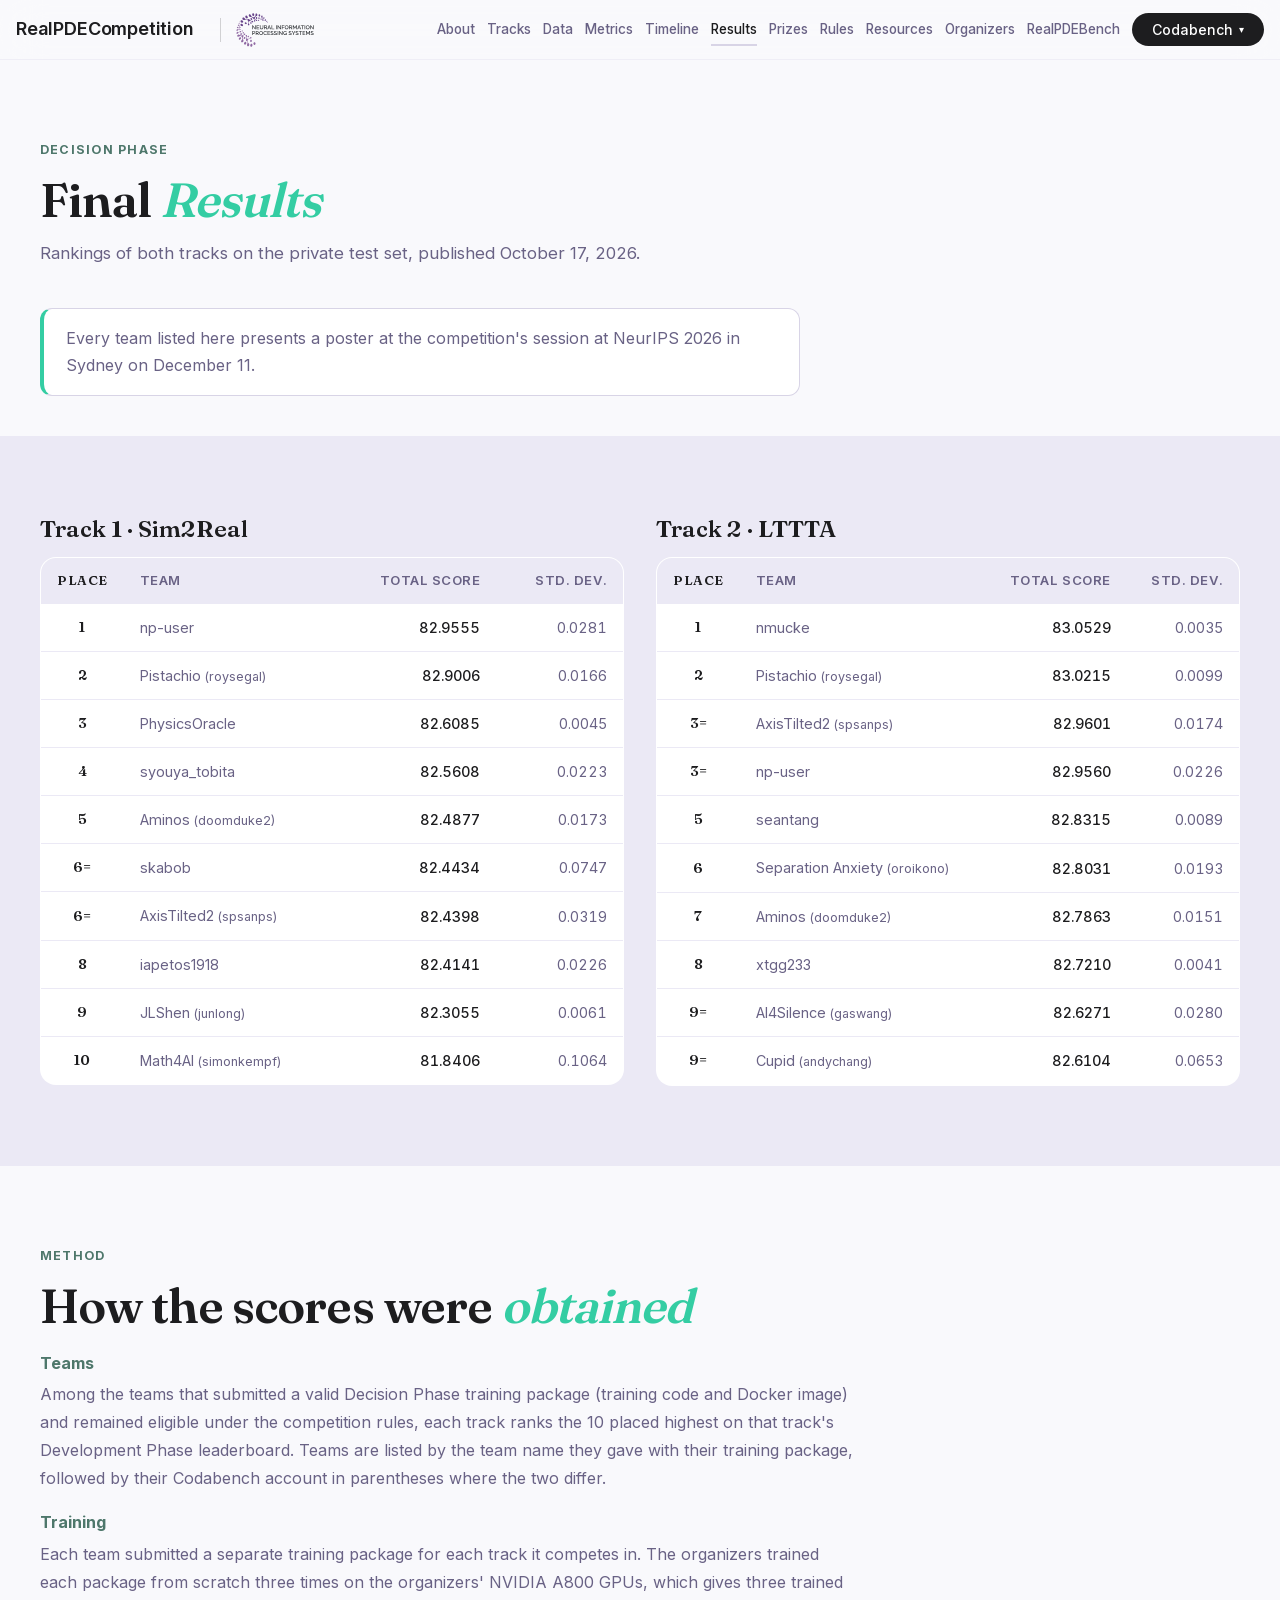
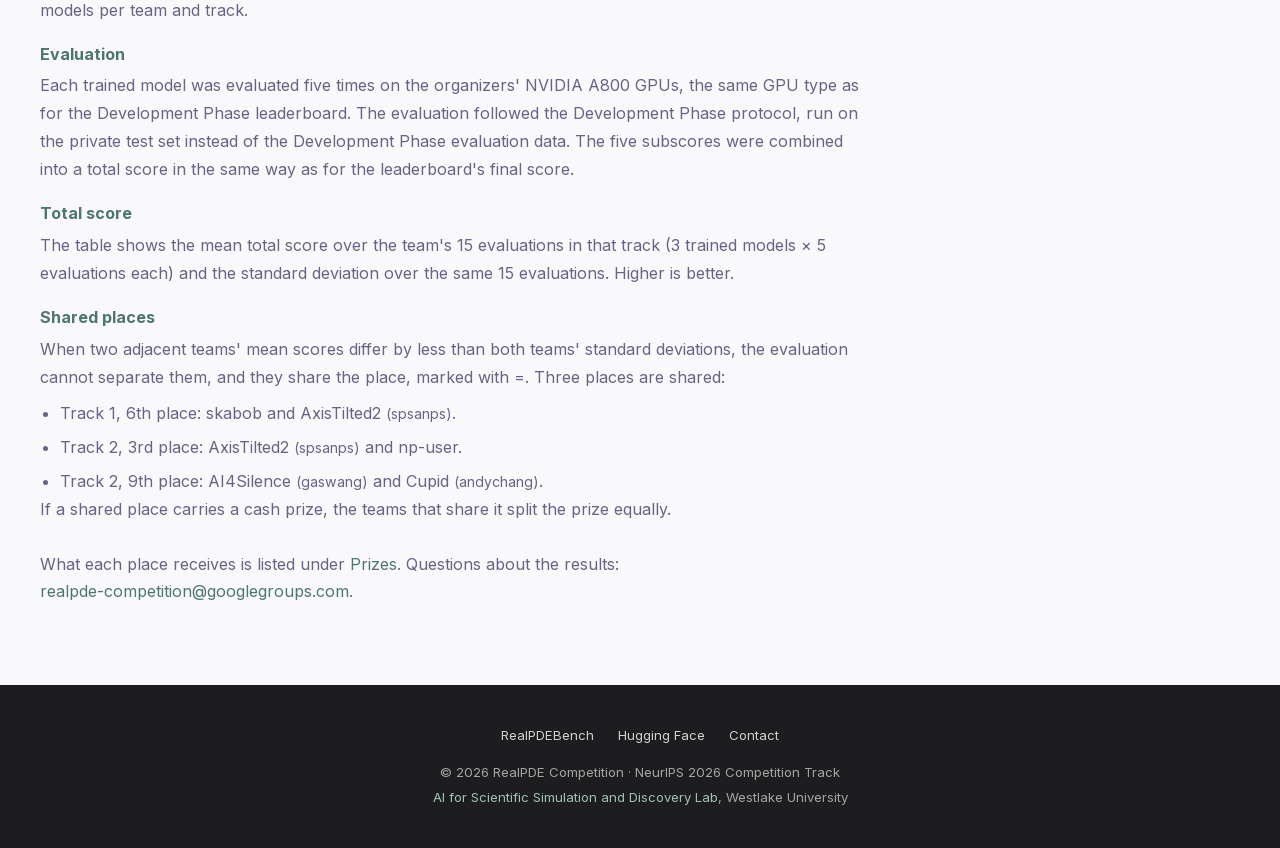
<file: results.html>
<!DOCTYPE html>
<html lang="en">
<head>
  <meta charset="UTF-8">
  <meta name="viewport" content="width=device-width, initial-scale=1.0">
  <title>Final Results — RealPDE Competition — NeurIPS 2026</title>
  <meta name="description" content="Final Decision Phase results of the NeurIPS 2026 RealPDE Competition: rankings and total scores of both tracks on the private test set.">
  <meta property="og:title" content="Final Results — RealPDE Competition">
  <meta property="og:description" content="Final Decision Phase results of the NeurIPS 2026 RealPDE Competition: rankings and total scores of both tracks on the private test set.">
  <meta property="og:type" content="website">
  <meta property="og:url" content="https://realpdecompetition.github.io/results.html">
  <meta name="twitter:card" content="summary">

  <link rel="preload" as="font" type="font/woff2" href="fonts/fraunces.woff2" crossorigin>
  <link rel="preload" as="font" type="font/woff2" href="fonts/inter.woff2" crossorigin>
  <style>
    @font-face { font-family: 'Fraunces'; font-style: normal; font-weight: 400 700; font-display: swap; src: url('fonts/fraunces.woff2') format('woff2'); }
    @font-face { font-family: 'Inter'; font-style: normal; font-weight: 400 700; font-display: swap; src: url('fonts/inter.woff2') format('woff2'); }
  </style>
  <link rel="stylesheet" href="styles.css">
</head>
<body>

<!-- ==================== NAVBAR ==================== -->
<nav class="navbar">
  <div class="navbar-inner">
    <div class="navbar-brand-group">
      <a href="./" class="navbar-brand">RealPDECompetition</a>
      <span class="navbar-brand-sep" aria-hidden="true"></span>
      <a class="navbar-conf-logo" href="https://neurips.cc/" target="_blank" rel="noopener" aria-label="NeurIPS">
        <img src="img/neurips-logo.svg" alt="NeurIPS, Neural Information Processing Systems">
      </a>
    </div>
    <button class="nav-toggle" type="button" aria-label="Menu" aria-expanded="false" aria-controls="nav-links">
      <span></span><span></span><span></span>
    </button>
    <div class="nav-links" id="nav-links">
      <a href="./#about">About</a>
      <a href="./#tracks">Tracks</a>
      <a href="./#data">Data</a>
      <a href="./#metrics">Metrics</a>
      <a href="./#timeline">Timeline</a>
      <a href="results.html" aria-current="page">Results</a>
      <a href="./#prizes">Prizes</a>
      <a href="./#rules">Rules</a>
      <a href="./#resources">Resources</a>
      <a href="./#organizers">Organizers</a>
      <a href="https://realpdebench.github.io" target="_blank">RealPDEBench</a>
      <div class="nav-submit">
        <button type="button" class="btn-nav nav-submit-toggle" aria-haspopup="true">Codabench <span class="nav-caret" aria-hidden="true">▾</span></button>
        <div class="nav-submit-menu" role="menu">
          <div class="nav-submit-group" role="presentation">Track 1 · Sim2Real</div>
          <span class="nav-submit-closed" role="menuitem" aria-disabled="true">Registration closed</span>
          <a href="https://www.codabench.org/competitions/17363/" target="_blank" rel="noopener" role="menuitem">Codabench</a>
          <div class="nav-submit-divider" role="separator"></div>
          <div class="nav-submit-group" role="presentation">Track 2 · LTTTA</div>
          <span class="nav-submit-closed" role="menuitem" aria-disabled="true">Registration closed</span>
          <a href="https://www.codabench.org/competitions/17385/" target="_blank" rel="noopener" role="menuitem">Codabench</a>
        </div>
      </div>
    </div>
  </div>
</nav>


<div class="rp-scale-outer">
<div class="rp-scale-inner">

<section class="section results-head" id="results">
  <div class="section-inner">
    <div class="section-label">Decision Phase</div>
    <h1 class="section-title">Final <em>Results</em></h1>
    <p class="section-subtitle">Rankings of both tracks on the private test set, published October 17, 2026.</p>
    <div class="results-status">
      <p>Every team listed here presents a poster at the competition's session at NeurIPS 2026 in Sydney on December 11.</p>
    </div>
  </div>
</section>

<section class="section section-alt">
  <div class="section-inner results-grid">
      <div class="results-track">
        <h2 class="results-track-title">Track 1 · Sim2Real</h2>
        <table class="rules-table results-table">
          <thead>
            <tr><th class="results-place">Place</th><th>Team</th><th class="results-num">Total score</th><th class="results-num">Std. dev.</th></tr>
          </thead>
          <tbody>
          <tr><td class="results-place">1</td><td>np-user</td><td class="results-num">82.9555</td><td class="results-num results-sd">0.0281</td></tr>
          <tr><td class="results-place">2</td><td>Pistachio <span class="results-acct">(roysegal)</span></td><td class="results-num">82.9006</td><td class="results-num results-sd">0.0166</td></tr>
          <tr><td class="results-place">3</td><td>PhysicsOracle</td><td class="results-num">82.6085</td><td class="results-num results-sd">0.0045</td></tr>
          <tr><td class="results-place">4</td><td>syouya_tobita</td><td class="results-num">82.5608</td><td class="results-num results-sd">0.0223</td></tr>
          <tr><td class="results-place">5</td><td>Aminos <span class="results-acct">(doomduke2)</span></td><td class="results-num">82.4877</td><td class="results-num results-sd">0.0173</td></tr>
          <tr><td class="results-place">6=</td><td>skabob</td><td class="results-num">82.4434</td><td class="results-num results-sd">0.0747</td></tr>
          <tr><td class="results-place">6=</td><td>AxisTilted2 <span class="results-acct">(spsanps)</span></td><td class="results-num">82.4398</td><td class="results-num results-sd">0.0319</td></tr>
          <tr><td class="results-place">8</td><td>iapetos1918</td><td class="results-num">82.4141</td><td class="results-num results-sd">0.0226</td></tr>
          <tr><td class="results-place">9</td><td>JLShen <span class="results-acct">(junlong)</span></td><td class="results-num">82.3055</td><td class="results-num results-sd">0.0061</td></tr>
          <tr><td class="results-place">10</td><td>Math4AI <span class="results-acct">(simonkempf)</span></td><td class="results-num">81.8406</td><td class="results-num results-sd">0.1064</td></tr>
          </tbody>
        </table>
      </div>
      <div class="results-track">
        <h2 class="results-track-title">Track 2 · LTTTA</h2>
        <table class="rules-table results-table">
          <thead>
            <tr><th class="results-place">Place</th><th>Team</th><th class="results-num">Total score</th><th class="results-num">Std. dev.</th></tr>
          </thead>
          <tbody>
          <tr><td class="results-place">1</td><td>nmucke</td><td class="results-num">83.0529</td><td class="results-num results-sd">0.0035</td></tr>
          <tr><td class="results-place">2</td><td>Pistachio <span class="results-acct">(roysegal)</span></td><td class="results-num">83.0215</td><td class="results-num results-sd">0.0099</td></tr>
          <tr><td class="results-place">3=</td><td>AxisTilted2 <span class="results-acct">(spsanps)</span></td><td class="results-num">82.9601</td><td class="results-num results-sd">0.0174</td></tr>
          <tr><td class="results-place">3=</td><td>np-user</td><td class="results-num">82.9560</td><td class="results-num results-sd">0.0226</td></tr>
          <tr><td class="results-place">5</td><td>seantang</td><td class="results-num">82.8315</td><td class="results-num results-sd">0.0089</td></tr>
          <tr><td class="results-place">6</td><td>Separation Anxiety <span class="results-acct">(oroikono)</span></td><td class="results-num">82.8031</td><td class="results-num results-sd">0.0193</td></tr>
          <tr><td class="results-place">7</td><td>Aminos <span class="results-acct">(doomduke2)</span></td><td class="results-num">82.7863</td><td class="results-num results-sd">0.0151</td></tr>
          <tr><td class="results-place">8</td><td>xtgg233</td><td class="results-num">82.7210</td><td class="results-num results-sd">0.0041</td></tr>
          <tr><td class="results-place">9=</td><td>AI4Silence <span class="results-acct">(gaswang)</span></td><td class="results-num">82.6271</td><td class="results-num results-sd">0.0280</td></tr>
          <tr><td class="results-place">9=</td><td>Cupid <span class="results-acct">(andychang)</span></td><td class="results-num">82.6104</td><td class="results-num results-sd">0.0653</td></tr>
          </tbody>
        </table>
      </div>
  </div>
</section>

<section class="section" id="method">
  <div class="section-inner results-notes">
    <div class="section-label">Method</div>
    <h2 class="section-title">How the scores were <em>obtained</em></h2>
    <dl>
      <dt>Teams</dt>
      <dd>Among the teams that submitted a valid Decision Phase training package (training code and Docker image) and remained eligible under the competition rules, each track ranks the 10 placed highest on that track's Development Phase leaderboard. Teams are listed by the team name they gave with their training package, followed by their Codabench account in parentheses where the two differ.</dd>
      <dt>Training</dt>
      <dd>Each team submitted a separate training package for each track it competes in. The organizers trained each package from scratch three times on the organizers' NVIDIA A800 GPUs, which gives three trained models per team and track.</dd>
      <dt>Evaluation</dt>
      <dd>Each trained model was evaluated five times on the organizers' NVIDIA A800 GPUs, the same GPU type as for the Development Phase leaderboard. The evaluation followed the Development Phase protocol, run on the private test set instead of the Development Phase evaluation data. The five subscores were combined into a total score in the same way as for the leaderboard's final score.</dd>
      <dt>Total score</dt>
      <dd>The table shows the mean total score over the team's 15 evaluations in that track (3 trained models × 5 evaluations each) and the standard deviation over the same 15 evaluations. Higher is better.</dd>
      <dt>Shared places</dt>
      <dd>When two adjacent teams' mean scores differ by less than both teams' standard deviations, the evaluation cannot separate them, and they share the place, marked with =. Three places are shared:
        <ul>
          <li>Track 1, 6th place: skabob and AxisTilted2 <span class="results-acct">(spsanps)</span>.</li>
          <li>Track 2, 3rd place: AxisTilted2 <span class="results-acct">(spsanps)</span> and np-user.</li>
          <li>Track 2, 9th place: AI4Silence <span class="results-acct">(gaswang)</span> and Cupid <span class="results-acct">(andychang)</span>.</li>
        </ul>
        If a shared place carries a cash prize, the teams that share it split the prize equally.
      </dd>
    </dl>
    <p class="results-foot">What each place receives is listed under <a href="./#prizes">Prizes</a>. Questions about the results: <a href="mailto:realpde-competition@googlegroups.com">realpde-competition@googlegroups.com</a>.</p>
  </div>
</section>

<!-- ==================== FOOTER ==================== -->
<footer>
  <div class="footer-inner">
    <div class="footer-links">
      <a href="https://realpdebench.github.io" target="_blank">RealPDEBench</a>
      <a href="https://huggingface.co/datasets/AI4Science-WestlakeU/RealPDEBench" target="_blank">Hugging Face</a>
      <a href="mailto:realpde-competition@googlegroups.com">Contact</a>
    </div>
    <p>&copy; 2026 RealPDE Competition &middot; NeurIPS 2026 Competition Track</p>
    <p style="margin-top: 4px;">
      <a href="https://ai4s.lab.westlake.edu.cn/" target="_blank" rel="noopener">AI for Scientific Simulation and Discovery Lab</a>, Westlake University
    </p>
  </div>
</footer>

</div>
</div>

<script src="script.js"></script>

</body>
</html>
</file>
<file: styles.css>
/* ========================================
   DESIGN TOKENS
   ======================================== */
:root {
  /* Color Palette (matching RealPDEBench) */
  --lavender-main: #D8D4E6;
  --lavender-light: #EBE9F5;
  --lavender-dark: #B6B1CA;
  --surface: #F9F9FC;
  --slate: #696285;
  --carbon: #1D1D1F;
  --platinum: #F5F5F7;

  /* Accent (low-saturation mint) */
  --mint-light: #BFD9CF;
  --mint-mid: #9FC2B4;
  --mint-dark: #4E776B;

  /* Accent (mint-green, matching RealPDEBench) */
  --accent: #4E776B;
  --accent-mid: #9FC2B4;
  --accent-bright: #34cda3;

  /* Medals */
  --gold: #D4A853;
  --silver: #A8A8A8;
  --bronze: #CD7F32;

  /* Typography */
  --font-sans: "Inter", -apple-system, BlinkMacSystemFont, "Segoe UI", Roboto, sans-serif;
  --font-serif: "Fraunces", ui-serif, Georgia, serif;

  /* Layout */
  --max-w: 1200px;
  --spacing-xl: 120px;
  --spacing-lg: 80px;
  --spacing-md: 40px;
  --spacing-sm: 24px;
}

/* ========================================
   RESET & BASE
   ======================================== */
*, *::before, *::after { box-sizing: border-box; margin: 0; padding: 0; }
html { scroll-behavior: smooth; }

body {
  font-family: var(--font-sans);
  color: var(--carbon);
  background: var(--surface);
  line-height: 1.6;
  -webkit-font-smoothing: antialiased;
  padding-top: 60px;
  /* clip (not hidden) so iOS Safari doesn't establish a scroll context that
     blocks vertical pan when combined with the rp-scale wrapper. */
  overflow-x: clip;
}

h1, h2, h3, h4 {
  font-family: var(--font-serif);
  font-optical-sizing: auto;
  line-height: 1.15;
}

a { color: var(--accent); text-decoration: none; }
a:hover { text-decoration: underline; }
img { max-width: 100%; display: block; }

::selection {
  background: var(--lavender-main);
  color: var(--carbon);
}

/* ========================================
   NAVBAR
   ======================================== */
.navbar {
  position: fixed;
  top: 0; left: 0; right: 0;
  z-index: 1000;
  background: rgba(249, 249, 252, 0.85);
  backdrop-filter: blur(20px);
  -webkit-backdrop-filter: blur(20px);
  border-bottom: 1px solid rgba(216, 212, 230, 0.3);
  height: 60px;
}

.navbar-inner {
  max-width: 1400px;
  margin: 0 auto;
  padding: 0 24px;
  height: 100%;
  display: flex;
  align-items: center;
  justify-content: space-between;
}

/* Brand + official NeurIPS lockup co-brand (original colors) */
.navbar-brand-group { display: flex; align-items: center; gap: 14px; min-width: 0; }
.navbar-brand-sep { width: 1px; height: 24px; background: rgba(29, 29, 31, 0.18); flex: none; }
.navbar-conf-logo { display: block; flex: none; }
.navbar-conf-logo img { display: block; height: 36px; width: auto; }

.navbar-brand {
  font-family: var(--font-sans);
  font-weight: 600;
  font-size: 1.125rem;
  color: var(--carbon);
  text-decoration: none;
  white-space: nowrap;
  letter-spacing: -0.01em;
  margin-right: 24px;
}

.nav-links {
  display: flex;
  gap: 24px;
  align-items: center;
}

.nav-links a {
  font-size: 0.875rem;
  font-weight: 500;
  color: var(--slate);
  text-decoration: none;
  position: relative;
  transition: color 0.2s ease;
}

.nav-links a:hover {
  color: var(--carbon);
  text-decoration: none;
}

/* Underline hover animation (matching RealPDEBench) */
.nav-links a:not(.btn-nav)::after {
  content: '';
  position: absolute;
  bottom: -6px;
  left: 0; right: 0;
  height: 2px;
  background: var(--lavender-main);
  transform: scaleX(0);
  transition: transform 0.3s ease;
}

.nav-links a:not(.btn-nav):hover::after {
  transform: scaleX(1);
}

/* Nav CTA button — pill-shaped, carbon */
.nav-links .btn-nav {
  background: var(--carbon);
  color: #fff;
  padding: 8px 20px;
  border-radius: 100px;
  font-weight: 500;
  transition: all 0.3s ease;
}

.nav-links .btn-nav:hover {
  transform: scale(1.02);
  box-shadow: 0 6px 20px rgba(29, 29, 31, 0.2);
  color: #fff;
}

/* Submit dropdown — single-line light rows per track */
.nav-submit { position: relative; display: inline-flex; }
.nav-submit-toggle {
  display: inline-flex; align-items: center; gap: 6px;
  border: none; cursor: pointer; font-family: inherit;
  font-size: 0.875rem; font-weight: 500;
}
.nav-caret { font-size: 0.7em; line-height: 1; transition: transform 0.3s ease; }
.nav-submit:hover .nav-caret,
.nav-submit:focus-within .nav-caret { transform: rotate(180deg); }

.nav-submit-menu {
  position: absolute; top: 100%; right: 0;
  margin-top: 12px; min-width: 236px;
  background: #fff;
  border: 1px solid rgba(216, 212, 230, 0.6);
  border-radius: 16px;
  box-shadow: 0 16px 40px rgba(29, 29, 31, 0.14);
  padding: 8px;
  display: flex; flex-direction: column; gap: 4px;
  opacity: 0; visibility: hidden; transform: translateY(-6px);
  transition: opacity 0.2s ease, transform 0.2s ease, visibility 0.2s;
  z-index: 200;
}
.nav-submit-menu::before {
  content: ''; position: absolute; top: -12px; left: 0; right: 0; height: 12px;
}
.nav-submit:hover .nav-submit-menu,
.nav-submit:focus-within .nav-submit-menu {
  opacity: 1; visibility: visible; transform: translateY(0);
}

.nav-submit-menu a {
  display: block;
  padding: 10px 14px; border-radius: 11px;
  font-size: 0.9rem; font-weight: 600; color: var(--carbon);
  text-decoration: none; white-space: nowrap;
}
.nav-links .nav-submit-menu a::after { display: none; }
.nav-submit-menu a:hover { background: var(--lavender-light); color: var(--carbon); }
.nav-submit-menu .nav-submit-closed {
  display: block;
  padding: 10px 14px; border-radius: 11px;
  font-size: 0.9rem; font-weight: 600; color: rgba(29, 29, 31, 0.45);
  white-space: nowrap; cursor: default;
}
.nav-submit-group {
  padding: 8px 14px 2px;
  font-size: 0.68rem; font-weight: 700; letter-spacing: 0.08em;
  text-transform: uppercase; color: var(--mint-dark);
}
.nav-submit-divider { height: 1px; margin: 4px 8px 0; background: var(--lavender-light); }

@media (max-width: 1200px) {
  .nav-submit { position: static; display: block; }
  .nav-submit-toggle { display: none; }
  .nav-submit-menu {
    position: static; opacity: 1; visibility: visible; transform: none;
    margin: 0; min-width: 0; padding: 0;
    background: transparent; border: none; box-shadow: none;
  }
  .nav-submit-menu::before { display: none; }
  .nav-links .nav-submit-menu a { padding: 14px 24px; border-radius: 0; }
  .nav-submit-menu a:hover { background: var(--lavender-light); }
}

/* Menu open: pin the page so a swipe over the drawer can't scroll the content behind it.
   overscroll-behavior on the drawer only covers the case where the drawer itself scrolls;
   WebKit still chains a swipe through to the page when the drawer has nothing to scroll,
   so the lock has to come from the page side. */
html.nav-open, html.nav-open body { overflow: hidden; }

/* Mobile hamburger */
.nav-toggle {
  display: none;
  background: none;
  border: none;
  cursor: pointer;
  padding: 8px;
}

.nav-toggle span {
  display: block;
  width: 20px;
  height: 2px;
  background: var(--carbon);
  margin: 4px 0;
  border-radius: 2px;
  transition: 0.2s;
}

/* ========================================
   BUTTONS (matching RealPDEBench)
   ======================================== */
.btn {
  display: inline-flex;
  align-items: center;
  gap: 10px;
  padding: 14px 32px;
  border-radius: 100px;
  font-weight: 500;
  font-size: 1rem;
  transition: all 0.3s ease;
  text-decoration: none;
  border: none;
  cursor: pointer;
}

.btn:hover { text-decoration: none; }

.btn-primary {
  background: var(--carbon);
  color: #fff;
}

.btn-primary:hover {
  transform: scale(1.02);
  box-shadow: 0 10px 30px rgba(29, 29, 31, 0.2);
  color: #fff;
}

.btn-outline {
  color: var(--slate);
  background: transparent;
  border: 2px solid var(--lavender-main);
  padding: 12px 32px;
}

.btn-outline:hover {
  background: var(--lavender-light);
  border-color: var(--lavender-dark);
  color: var(--carbon);
}

/* ========================================
   HERO
   ======================================== */
.hero {
  padding: 64px 24px var(--spacing-lg);
  position: relative;
  /* x stays clipped (flow canvas edges); y must stay visible so the
     hero CTA cascade can hang below the section edge */
  overflow-x: clip;
  overflow-y: visible;
  z-index: 2;
}

#hero-flow {
  position: absolute;
  top: 0;
  left: 0;
  width: 100%;
  height: 100%;
  pointer-events: none;
  z-index: 0;
}

.hero-inner {
  position: relative;
  z-index: 1;
  max-width: var(--max-w);
  margin: 0 auto;
}

/* Subtle gradient background */
.hero::before {
  content: '';
  position: absolute;
  inset: 0;
  background: radial-gradient(ellipse 80% 60% at 30% 40%, rgba(216, 212, 230, 0.35) 0%, transparent 70%);
  pointer-events: none;
}

/* Section pre-label */
/* Solid mint pill: as plain slate text this line disappeared into the flow-field
   background, and the NeurIPS venue is the hero's strongest credential. */
.hero-badge {
  display: inline-flex;
  align-items: center;
  gap: 9px;
  color: #fff;
  background: var(--accent-bright);
  font-size: 1.05rem;
  font-weight: 700;
  text-transform: uppercase;
  letter-spacing: 0.1em;
  padding: 11px 24px;
  border-radius: 100px;
  box-shadow: 0 8px 26px rgba(52, 205, 163, 0.38);
  margin-bottom: 26px;
}

.hero-badge svg { color: #fff; }

@media (max-width: 768px) {
  .hero-badge {
    font-size: 0.9rem;
    padding: 9px 18px;
    letter-spacing: 0.08em;
  }
}

.hero h1 {
  font-family: var(--font-serif);
  font-size: clamp(3rem, 11vw, 8.5rem);
  font-weight: 500;
  letter-spacing: -0.025em;
  line-height: 0.95;
  margin: 0.4rem 0 1.5rem;
  color: var(--carbon);
}
.hero h1 br { display: block; }

.hero h1 .hero-gradient-mint {
  background: linear-gradient(135deg,
    var(--mint-light) 0%,
    var(--mint-mid) 55%,
    var(--mint-dark) 100%);
  -webkit-background-clip: text;
  -webkit-text-fill-color: transparent;
  background-clip: text;
  color: transparent;
}

.hero-sub {
  font-size: clamp(1.05rem, 2vw, 1.35rem);
  color: var(--carbon);
  opacity: 0.7;
  max-width: 760px;
  line-height: 2.0;
  font-weight: 500;
  margin-bottom: 2rem;
}

/* Per-line faint white wash so canvas particles still show through, but text contrast lifts.
   box-decoration-break: clone hugs each wrapped line individually. */
.hero-sub-text {
  background: rgba(255, 255, 255, 0.20);
  padding: 4px 12px;
  border-radius: 4px;
  -webkit-box-decoration-break: clone;
  box-decoration-break: clone;
  -webkit-backdrop-filter: blur(5px);
  backdrop-filter: blur(5px);
}

/* Countdown */
.countdown-wrap {
  display: flex;
  gap: 14px;
  margin-bottom: 2.5rem;
  flex-wrap: wrap;
}

.countdown-item {
  background: white;
  border-radius: 14px;
  padding: 14px 20px;
  min-width: 88px;
  text-align: center;
  box-shadow: 0 2px 12px rgba(0, 0, 0, 0.05);
  border: 1px solid var(--lavender-light);
}

.countdown-num {
  font-family: var(--font-serif);
  font-size: 2rem;
  font-weight: 700;
  color: var(--carbon);
  line-height: 1;
}

.countdown-label {
  font-size: 0.72rem;
  color: var(--slate);
  text-transform: uppercase;
  letter-spacing: 0.06em;
  margin-top: 4px;
}

.countdown-target {
  font-size: 0.88rem;
  color: var(--slate);
  margin-bottom: 10px;
  font-weight: 500;
}

.hero-actions {
  display: flex;
  gap: 1rem;
  flex-wrap: wrap;
}

/* Hero CTA cascade: click a track button to reveal Register (form) + Codabench */
.cta-cascade { position: relative; display: inline-flex; width: 270px; }
.cta-toggle {
  display: inline-flex; align-items: center; justify-content: center; gap: 8px;
  width: 100%;
  text-transform: uppercase;
  letter-spacing: 0.05em;
  font-size: 0.92rem;
}
.cta-caret { font-size: 0.95em; line-height: 1; transition: transform 0.3s ease; }
.cta-cascade.open .cta-caret { transform: rotate(180deg); }
.cta-menu {
  position: absolute; top: 100%; left: 0;
  padding-top: 8px; width: 100%;
  display: flex; flex-direction: column; gap: 6px;
  z-index: 150;
  pointer-events: none;
}
.cta-cascade.open .cta-menu,
.cta-cascade:focus-within .cta-menu { pointer-events: auto; }
.cta-menu > a,
.cta-menu > .cta-soon {
  display: block; width: 100%; box-sizing: border-box;
  padding: 14px 20px; border-radius: 100px;
  background: var(--carbon); color: #fff;
  font-size: 1rem; font-weight: 500;
  text-decoration: none; white-space: nowrap; text-align: center;
  opacity: 0; visibility: hidden; transform: translateY(-10px);
  transition: all 0.3s ease;
}
.cta-menu > *:nth-child(2) { transition-delay: 0.06s; }
.cta-cascade.open .cta-menu > a,
.cta-cascade.open .cta-menu > .cta-soon,
.cta-cascade:focus-within .cta-menu > a,
.cta-cascade:focus-within .cta-menu > .cta-soon {
  opacity: 1; visibility: visible; transform: translateY(0);
}
.cta-cascade:focus-within .cta-caret { transform: rotate(180deg); }
.cta-menu > .cta-closed { background: rgba(29, 29, 31, 0.45); cursor: default; }
@media (hover: hover) and (pointer: fine) {
  .cta-cascade:hover .cta-menu { pointer-events: auto; }
  .cta-cascade:hover .cta-menu > a,
  .cta-cascade:hover .cta-menu > .cta-soon {
    opacity: 1; visibility: visible; transform: translateY(0);
  }
  .cta-cascade:hover .cta-caret { transform: rotate(180deg); }
}
.cta-menu > a:hover {
  transform: scale(1.02);
  box-shadow: 0 10px 30px rgba(29, 29, 31, 0.2);
  color: #fff;
}
.cta-soon { opacity: 0.55; cursor: not-allowed; }

.tag-row {
  display: flex;
  gap: 8px;
  margin-top: 1.5rem;
  flex-wrap: wrap;
}

.tag {
  font-size: 0.72rem;
  font-weight: 600;
  padding: 4px 10px;
  border-radius: 6px;
  background: rgba(52, 205, 163, 0.1);
  color: var(--accent-bright);
  border: 1px solid rgba(52, 205, 163, 0.18);
}

/* ========================================
   SECTIONS
   ======================================== */
.section {
  padding: var(--spacing-lg) 24px;
}

.section-inner {
  max-width: var(--max-w);
  margin: 0 auto;
}

.section-alt { background: var(--lavender-light); }
.section-title em {
  font-style: italic;
  font-weight: inherit;
  color: var(--accent-bright);
}

.section-label {
  font-size: 0.78rem;
  font-weight: 700;
  text-transform: uppercase;
  letter-spacing: 0.1em;
  color: var(--accent);
  margin-bottom: 12px;
}

.section-title {
  font-size: clamp(1.8rem, 4vw, 3rem);
  font-weight: 600;
  letter-spacing: -0.02em;
  margin-bottom: 12px;
}

.section-subtitle {
  color: var(--slate);
  margin-bottom: var(--spacing-md);
  max-width: 700px;
  font-size: 1.05rem;
  line-height: 1.7;
}

/* Centered variant */
.text-center { text-align: center; }
.section-title.text-center + .section-subtitle {
  margin-left: auto;
  margin-right: auto;
}

/* ========================================
   FEATURE / INFO CARDS
   ======================================== */
.features-grid {
  display: grid;
  grid-template-columns: repeat(auto-fit, minmax(300px, 1fr));
  gap: 24px;
}

.feature-card {
  background: white;
  border-radius: 20px;
  padding: 32px;
  border: 1px solid var(--lavender-light);
  transition: transform 0.2s, box-shadow 0.2s;
  position: relative;
  overflow: hidden;
}

.feature-card:hover {
  transform: translateY(-3px);
  box-shadow: 0 12px 32px rgba(0, 0, 0, 0.06);
}

.feature-icon {
  position: absolute;
  bottom: -20px;
  right: -20px;
  width: 80%;
  height: 80%;
  display: flex;
  align-items: center;
  justify-content: center;
  font-size: 10rem;
  opacity: 0.08;
  pointer-events: none;
  color: var(--carbon);
  filter: grayscale(1);
}

.feature-card h3 {
  font-size: 1.15rem;
  margin-bottom: 10px;
}

.feature-card p {
  font-size: 0.9rem;
  color: var(--slate);
  line-height: 1.65;
}

/* ========================================
   CITATION
   ======================================== */
.cite-grid {
  display: grid;
  grid-template-columns: repeat(auto-fit, minmax(340px, 1fr));
  gap: 24px;
}

.cite-card {
  background: white;
  border-radius: 20px;
  border: 1px solid var(--lavender-light);
  padding: 24px 24px 20px;
  display: flex;
  flex-direction: column;
}

.cite-card-head {
  display: flex;
  align-items: flex-start;
  gap: 12px;
  margin-bottom: 14px;
}

.cite-card-head h3 {
  font-size: 1.1rem;
  margin-bottom: 2px;
}

.cite-venue {
  display: block;
  font-size: 0.78rem;
  font-weight: 600;
  letter-spacing: 0.02em;
  color: var(--mint-dark);
}

.cite-actions {
  margin-left: auto;
  flex-shrink: 0;
  display: flex;
  align-items: center;
  gap: 8px;
}

.cite-repo {
  display: inline-flex;
  align-items: center;
  gap: 6px;
  border: 1px solid var(--lavender-main);
  border-radius: 100px;
  padding: 6px 14px;
  color: var(--slate);
  font-size: 0.78rem;
  font-weight: 500;
  text-decoration: none;
  transition: all 0.2s ease;
}

.cite-repo:hover {
  border-color: var(--accent);
  color: var(--accent);
}

.cite-repo-icon {
  width: 14px;
  height: 14px;
  flex-shrink: 0;
}

/* .cite-copy carries its own margin-left:auto for the no-sibling case; inside the
   action row that would shove the two buttons apart. */
.cite-actions .cite-copy {
  margin-left: 0;
}

.cite-copy {
  margin-left: auto;
  flex-shrink: 0;
  border: 1px solid var(--lavender-main);
  background: transparent;
  color: var(--slate);
  border-radius: 100px;
  padding: 6px 16px;
  font-family: inherit;
  font-size: 0.78rem;
  font-weight: 500;
  cursor: pointer;
  transition: all 0.2s ease;
}

.cite-copy:hover {
  border-color: var(--mint-mid);
  color: var(--mint-dark);
}

.cite-copy.copied {
  background: var(--accent-bright);
  border-color: var(--accent-bright);
  color: #fff;
}

.cite-bib {
  flex: 1;
  margin: 0;
  background: var(--surface);
  border: 1px solid var(--lavender-light);
  border-radius: 12px;
  padding: 16px 18px;
  font-family: var(--font-mono, "SFMono-Regular", monospace);
  font-size: 0.72rem;
  line-height: 1.6;
  color: var(--carbon);
  white-space: pre-wrap;
  word-break: break-word;
}

/* ========================================
   TRACKS
   ======================================== */
.tracks-grid {
  display: grid;
  grid-template-columns: 1fr 1fr;
  gap: 28px;
}

.track-card {
  background: white;
  border-radius: 20px;
  padding: 36px;
  border: 1px solid var(--lavender-light);
  position: relative;
  overflow: hidden;
}

.track-card::before {
  content: '';
  position: absolute;
  top: 0; left: 0; right: 0;
  height: 4px;
}

.track-card--sim2real::before { background: linear-gradient(90deg, var(--carbon), var(--slate)); }
.track-card--lttta::before { background: linear-gradient(90deg, var(--mint-dark), var(--mint-mid)); }

.track-tag {
  display: inline-block;
  font-size: 0.72rem;
  font-weight: 700;
  text-transform: uppercase;
  letter-spacing: 0.08em;
  padding: 4px 10px;
  border-radius: 6px;
  margin-bottom: 14px;
}

.track-tag--purple { background: rgba(78, 119, 107, 0.1); color: var(--accent); }
.track-tag--mint { background: rgba(78, 119, 107, 0.1); color: var(--mint-dark); }

.track-card h3 { font-size: 1.3rem; margin-bottom: 12px; }
.track-card p { font-size: 0.9rem; color: var(--slate); line-height: 1.7; }
.track-card ul { margin-top: 14px; padding-left: 18px; font-size: 0.9rem; color: var(--slate); }
.track-card ul li { margin-bottom: 8px; line-height: 1.6; }

.track-cta {
  margin-top: 22px;
  padding-top: 20px;
  border-top: 1px solid var(--lavender-light);
}

.tracks-register-note {
  color: var(--slate);
  margin: 0 0 var(--spacing-md);
  max-width: 760px;
  font-size: 0.95rem;
  line-height: 1.7;
}
.tracks-register-note strong { color: var(--mint-dark); font-weight: 600; }

.btn-mint-outline {
  color: var(--mint-dark);
  background: transparent;
  border: 2px solid var(--mint-mid);
  padding: 10px 24px;
  font-size: 0.85rem;
}

.btn-mint-outline:hover {
  background: rgba(78, 119, 107, 0.08);
  border-color: var(--mint-dark);
  color: var(--mint-dark);
}

.track-cta-note {
  margin-top: 12px;
  font-size: 0.8rem;
  color: var(--slate);
  line-height: 1.6;
}

/* ========================================
   TIMELINE
   ======================================== */
.timeline { position: relative; padding-left: 36px; }

.timeline::before {
  content: '';
  position: absolute;
  left: 11px; top: 8px; bottom: 8px;
  width: 2px;
  background: var(--lavender-main);
  border-radius: 1px;
}

.timeline-item { position: relative; margin-bottom: 32px; }
.timeline-item:last-child { margin-bottom: 0; }

.timeline-dot {
  position: absolute;
  left: -36px; top: 4px;
  width: 22px; height: 22px;
  border-radius: 50%;
  background: white;
  border: 2.5px solid var(--lavender-dark);
  display: flex;
  align-items: center;
  justify-content: center;
}

.timeline-dot--done { background: var(--carbon); border-color: var(--carbon); }
.timeline-dot--done::after { content: '\2713'; color: white; font-size: 0.7rem; font-weight: 700; }
.timeline-dot--active { border-color: var(--carbon); box-shadow: 0 0 0 4px rgba(29, 29, 31, 0.1); }

.timeline-date { font-size: 0.8rem; font-weight: 600; color: var(--slate); margin-bottom: 2px; }
.timeline-title { font-family: var(--font-serif); font-size: 1.1rem; font-weight: 600; margin-bottom: 4px; }
.timeline-desc { font-size: 0.88rem; color: var(--slate); line-height: 1.6; }

/* ========================================
   PRIZES
   ======================================== */
.prizes-grid {
  display: grid;
  grid-template-columns: repeat(3, 1fr);
  gap: 24px;
  text-align: center;
}

.prize-card {
  background: white;
  border-radius: 20px;
  padding: 36px 24px;
  border: 1px solid var(--lavender-light);
  transition: transform 0.2s;
}

.prize-card:hover { transform: translateY(-3px); }
.prize-medal { font-size: 2.5rem; margin-bottom: 10px; }
.prize-rank {
  font-family: var(--font-serif);
  font-size: 2.6rem;
  font-weight: 400;
  color: var(--lavender-dark);
  line-height: 1;
  margin-bottom: 14px;
  letter-spacing: -0.01em;
}
.prize-place { font-family: var(--font-serif); font-weight: 700; font-size: 1.15rem; margin-bottom: 6px; }

.prize-amount {
  font-family: var(--font-serif);
  font-size: 1.8rem;
  font-weight: 700;
  margin-bottom: 4px;
}

.prize-amount--gold { color: var(--gold); }
.prize-amount--silver { color: var(--silver); }
.prize-amount--bronze { color: var(--bronze); }
.prize-note { font-size: 0.82rem; color: var(--slate); }

/* ========================================
   METRICS
   ======================================== */
.metrics-list {
  display: grid;
  grid-template-columns: repeat(auto-fit, minmax(320px, 1fr));
  gap: 20px;
}

.metric-item {
  background: white;
  border-radius: 16px;
  padding: 24px;
  border: 1px solid var(--lavender-light);
}

.metric-item h4 { font-size: 1rem; margin-bottom: 8px; }
.metric-item p { font-size: 0.85rem; color: var(--slate); line-height: 1.6; }

/* ========================================
   RULES TABLE
   ======================================== */
.rules-table {
  width: 100%;
  border-collapse: collapse;
  font-size: 0.9rem;
  background: white;
  border-radius: 16px;
  overflow: hidden;
  border: 1px solid var(--lavender-light);
}

.rules-table th {
  background: var(--lavender-light);
  text-align: left;
  padding: 14px 20px;
  font-weight: 600;
  font-size: 0.82rem;
  text-transform: uppercase;
  letter-spacing: 0.04em;
  color: var(--slate);
}

.rules-table td {
  padding: 14px 20px;
  border-top: 1px solid var(--lavender-light);
  color: var(--slate);
}

.rules-table tr:hover td { background: var(--platinum); }

/* ========================================
   IMPORTANT DATES (compact)
   ======================================== */
.dates-grid {
  display: grid;
  grid-template-columns: repeat(auto-fit, minmax(200px, 1fr));
  gap: 12px;
}

.date-card {
  background: white;
  border-radius: 12px;
  padding: 16px;
  border: 1px solid var(--lavender-light);
  text-align: center;
}

.date-card .date-val {
  font-family: var(--font-serif);
  font-size: 1rem;
  font-weight: 700;
  color: var(--carbon);
  margin-bottom: 4px;
}

.date-card .date-label { font-size: 0.8rem; color: var(--slate); }

/* ========================================
   FOOTER
   ======================================== */
/* Lab badge — organizers attribution */
.lab-badge-row { display: flex; justify-content: center; margin-top: 48px; }
.lab-badge {
  display: inline-flex; align-items: center; gap: 12px;
  padding: 10px 24px 10px 12px;
  background: #fff;
  border-radius: 100px;
  text-decoration: none;
  box-shadow: 0 2px 12px rgba(29, 29, 31, 0.06);
  transition: transform 0.2s ease, box-shadow 0.2s ease;
}
.lab-badge img { width: 36px; height: 36px; display: block; }
.lab-badge span { font-size: 0.95rem; font-weight: 600; color: var(--carbon); white-space: nowrap; }
.lab-badge:hover {
  transform: translateY(-2px);
  box-shadow: 0 10px 28px rgba(29, 29, 31, 0.1);
}
.lab-credit {
  text-align: center;
  font-size: 0.9rem;
  color: var(--slate);
  margin-top: 14px;
}

footer {
  background: var(--carbon);
  color: rgba(255, 255, 255, 0.6);
  padding: var(--spacing-md) 24px;
  text-align: center;
  font-size: 0.82rem;
}

footer a { color: var(--accent-mid); }

.footer-inner { max-width: var(--max-w); margin: 0 auto; }

.footer-links {
  display: flex;
  gap: 24px;
  justify-content: center;
  margin-bottom: 16px;
  flex-wrap: wrap;
}

.footer-links a { color: rgba(255, 255, 255, 0.8); text-decoration: none; }
.footer-links a:hover { color: white; }

/* ========================================
   UTILITIES
   ======================================== */
.mt-sm { margin-top: var(--spacing-sm); }
.mt-md { margin-top: var(--spacing-md); }
.mb-sm { margin-bottom: var(--spacing-sm); }
.divider { width: 60px; height: 3px; background: var(--lavender-main); margin: 20px auto; border-radius: 2px; }

/* ========================================
   COMPARE BAND (two side-by-side sliders at native 86×64 aspect)
   Ported from realpdebench: left card has REAL base + SIM overlay; right card mirrors.
   Container-bounded (no longer full-bleed) so each card stays small enough that
   native-resolution pixels stay crisp under image-rendering: pixelated.
   ======================================== */
.hero-compare-band {
  position: relative;
  margin: var(--spacing-md) auto calc(-0.5 * var(--spacing-lg));
  padding: 0;
  max-width: 1080px;
}
.rp-compare-grid {
  display: grid;
  grid-template-columns: 1fr 1fr;
  gap: 18px;
}
.rp-compare {
  position: relative;
  width: 100%;
  border-radius: 0;
  overflow: hidden;
  aspect-ratio: 86 / 54; /* native 86×64, crop ~5px top + 5px bottom via object-fit: cover */
  background: rgba(255, 255, 255, 0.55);
  border: 1px solid rgba(216, 212, 230, 0.55);
  cursor: ew-resize;
  /* Horizontal drag captured by pointermove; vertical pan stays with browser
     so the user can scroll the page through the slider on touch screens. */
  touch-action: pan-y;
  --rp-split: 25%;
}
.rp-compare img {
  position: absolute;
  inset: 0;
  width: 100%;
  height: 100%;
  object-fit: cover;
  image-rendering: pixelated;
  image-rendering: crisp-edges;
  user-select: none;
  -webkit-user-drag: none;
}
.rp-compare-overlay {
  position: absolute;
  inset: 0;
  clip-path: inset(0 calc(100% - var(--rp-split)) 0 0);
  z-index: 2;
}
.rp-compare-label {
  position: absolute;
  top: 18px;
  padding: 8px 14px;
  font-family: var(--font-sans);
  font-weight: 700;
  letter-spacing: 0.18em;
  text-transform: uppercase;
  font-size: clamp(0.95rem, 1.4vw, 1.2rem);
  color: rgba(255, 255, 255, 0.95);
  text-shadow: 0 1px 8px rgba(0, 0, 0, 0.55);
  user-select: none;
  pointer-events: none;
}
.rp-compare-label--base {
  right: 22px;
  z-index: 1;
}
.rp-compare-overlay .rp-compare-label--overlay {
  left: 22px;
  z-index: 3;
}
.rp-compare::after {
  content: "";
  position: absolute;
  top: 0;
  bottom: 0;
  left: var(--rp-split);
  width: 2px;
  transform: translateX(-1px);
  background: rgba(255, 255, 255, 0.92);
  box-shadow: 0 0 0 1px rgba(33, 33, 33, 0.12), 0 6px 18px rgba(0, 0, 0, 0.12);
  pointer-events: none;
  z-index: 6;
}
.rp-compare-handle {
  position: absolute;
  top: 0;
  bottom: 0;
  left: var(--rp-split);
  transform: translateX(-50%);
  width: 44px;
  outline: none;
  z-index: 5;
}
.rp-compare-handle::before {
  content: "";
  position: absolute;
  left: 50%;
  top: 50%;
  width: 34px;
  height: 34px;
  transform: translate(-50%, -50%);
  border-radius: 999px;
  background: rgba(249, 249, 252, 0.9);
  border: 1px solid rgba(216, 212, 230, 0.55);
  box-shadow: 0 10px 26px rgba(0, 0, 0, 0.18);
}
.rp-compare-handle::after {
  content: "";
  position: absolute;
  left: 50%;
  top: 50%;
  width: 14px;
  height: 14px;
  transform: translate(-50%, -50%);
  border-radius: 999px;
  background: rgba(105, 98, 133, 0.22);
  border: 1px solid rgba(105, 98, 133, 0.32);
}
.rp-compare-handle:focus-visible::before {
  box-shadow: 0 0 0 3px rgba(185, 175, 215, 0.55), 0 10px 26px rgba(0, 0, 0, 0.18);
}
.hero-compare-meta {
  margin: 0;
  padding: 14px 24px 18px;
  display: flex;
  flex-wrap: wrap;
  gap: 10px;
  align-items: baseline;
  justify-content: center;
  font-family: var(--font-mono, "SFMono-Regular", monospace);
  font-size: 0.82rem;
  color: var(--slate);
}
.hero-compare-meta__kicker {
  font-family: var(--font-sans);
  font-weight: 700;
  letter-spacing: 0.14em;
  text-transform: uppercase;
  color: var(--mint-dark);
  font-size: 0.7rem;
}
.hero-compare-meta__sep { color: var(--lavender-dark); }
.hero-compare-meta__hint {
  font-family: var(--font-sans);
  font-style: italic;
  color: var(--lavender-dark);
}

/* ========================================
   FLOW REGIME MAP
   ======================================== */
.regime-figure {
  max-width: 760px;
  margin: 64px auto 0;
  background: #fff;
  border: 1px solid rgba(216, 212, 230, 0.55);
  border-radius: 14px;
  padding: 36px 44px 28px;
}
.regime-title {
  font-family: var(--font-serif);
  font-size: 1.6rem;
  font-weight: 500;
  color: var(--carbon);
  text-align: center;
  margin: 0 0 28px;
}
.regime-title em {
  font-style: italic;
  color: var(--accent-bright);
}
.regime-plot {
  display: grid;
  grid-template-columns: 18px 36px 1fr;
  gap: 12px;
  align-items: stretch;
}
.regime-yaxis-label {
  writing-mode: vertical-rl;
  transform: rotate(180deg);
  font-family: var(--font-sans);
  font-size: 0.7rem;
  letter-spacing: 0.14em;
  text-transform: uppercase;
  color: var(--slate);
  align-self: center;
  justify-self: center;
}
.regime-yaxis {
  display: grid;
  grid-template-rows: repeat(5, 1fr);
  font-family: var(--font-mono, "SFMono-Regular", monospace);
  font-size: 0.72rem;
  color: var(--slate);
  text-align: right;
  align-items: center;
}
.regime-grid {
  display: grid;
  grid-template-columns: repeat(5, 1fr);
  grid-template-rows: repeat(5, 1fr);
  gap: 6px;
}
.regime-cell {
  background: var(--lavender-light);
  border-radius: 6px;
  aspect-ratio: 86 / 64;
  overflow: hidden;
  transition: transform 0.2s ease, box-shadow 0.2s ease;
}
.regime-cell:hover {
  transform: translateY(-1px);
  box-shadow: 0 4px 14px rgba(33, 33, 33, 0.10);
}
.regime-cell--gif { padding: 0; background: #fff; }
.regime-cell--gif img {
  width: 100%;
  height: 100%;
  display: block;
  object-fit: cover;
  image-rendering: pixelated;
  image-rendering: crisp-edges;
}
.regime-xaxis {
  display: grid;
  grid-template-columns: repeat(5, 1fr);
  gap: 6px;
  margin-top: 10px;
  /* Indent to align under regime-grid: 18px label col + 12px gap + 36px values + 12px gap */
  padding-left: calc(18px + 12px + 36px + 12px);
  font-family: var(--font-mono, "SFMono-Regular", monospace);
  font-size: 0.72rem;
  color: var(--slate);
  text-align: center;
}
.regime-xaxis-label {
  font-family: var(--font-sans);
  font-size: 0.7rem;
  letter-spacing: 0.14em;
  text-transform: uppercase;
  color: var(--slate);
  text-align: center;
  margin-top: 8px;
  padding-left: calc(18px + 12px + 36px + 12px);
}
.regime-caption {
  font-size: 0.85rem;
  color: var(--slate);
  text-align: center;
  margin-top: 24px;
  font-style: italic;
  line-height: 1.55;
}

/* ========================================
   ORGANIZERS
   ======================================== */
.organizer-group-title {
  text-align: center;
  font-family: var(--font-serif);
  font-weight: 600;
  font-size: 1.05rem;
  color: var(--slate);
  margin: 56px 0 24px;
  letter-spacing: 0.12em;
  text-transform: uppercase;
}
.organizer-group-title:first-of-type { margin-top: 36px; }

/* Featured (Lead Organizer) */
.organizer-featured {
  max-width: 760px;
  margin: 0 auto;
}
.organizer-card {
  background: white;
  border: 1px solid rgba(216, 212, 230, 0.55);
  border-radius: 14px;
  padding: 22px 20px 20px;
  text-align: center;
  transition: transform 0.2s ease, box-shadow 0.2s ease, border-color 0.2s ease;
}
.organizer-card:hover {
  transform: translateY(-3px);
  box-shadow: 0 14px 36px rgba(0, 0, 0, 0.07);
  border-color: var(--lavender-main);
}
.organizer-card--featured {
  display: grid;
  grid-template-columns: 200px 1fr;
  gap: 28px;
  text-align: left;
  padding: 28px 32px;
  align-items: center;
}
.organizer-body { min-width: 0; }

/* Photo sizing — rounded-square instead of circle for varied headshots */
.organizer-photo {
  width: 128px;
  height: 128px;
  object-fit: cover;
  border-radius: 14px;
  margin: 0 auto 14px;
  display: block;
  background: var(--lavender-light);
  box-shadow: 0 6px 18px rgba(105, 98, 133, 0.08);
}
.organizer-photo--lg {
  width: 144px;
  height: 144px;
  border-radius: 14px;
}
.organizer-photo--xl {
  width: 200px;
  height: 200px;
  border-radius: 16px;
  margin: 0;
}

.organizer-name {
  font-family: var(--font-serif);
  font-weight: 600;
  font-size: 1.05rem;
  color: var(--carbon);
  margin-bottom: 4px;
  line-height: 1.3;
}
.organizer-name--lg {
  font-size: 1.6rem;
  margin-bottom: 6px;
}
.organizer-affil {
  font-size: 0.82rem;
  color: var(--slate);
  line-height: 1.45;
  margin-bottom: 8px;
}
.organizer-affil--lg {
  font-size: 0.95rem;
  margin-bottom: 12px;
}
.organizer-role {
  font-size: 0.75rem;
  color: var(--accent);
  font-style: italic;
  line-height: 1.5;
}
.organizer-role--lead {
  font-style: normal;
  font-size: 0.82rem;
  color: var(--slate);
  margin-top: 12px;
  padding-top: 12px;
  border-top: 1px solid rgba(216, 212, 230, 0.6);
}
.organizer-bio {
  font-size: 0.92rem;
  color: var(--slate);
  line-height: 1.6;
  margin: 10px 0 0;
  text-align: left;
}
.organizer-bio--sm {
  font-size: 0.82rem;
  line-height: 1.55;
  margin-top: 10px;
}

/* Grids — flex so the orphan tail row centers */
.organizer-grid {
  display: flex;
  flex-wrap: wrap;
  justify-content: center;
  gap: 22px;
  max-width: 1100px;
  margin: 0 auto;
}
.organizer-grid--contrib > .organizer-card {
  flex: 0 1 220px;
  max-width: 240px;
}
.organizer-grid--advisor > .organizer-card {
  flex: 0 1 245px;
  max-width: 260px;
}

/* "Coming Soon" disabled-style buttons */
.btn.is-soon, .btn-nav.is-soon {
  opacity: 0.55;
  pointer-events: none;
  cursor: not-allowed;
}
.footer-soon {
  color: rgba(255, 255, 255, 0.4);
  font-size: 0.85rem;
}

@media (max-width: 640px) {
  .organizer-card--featured {
    grid-template-columns: 1fr;
    text-align: center;
    padding: 24px 20px;
  }
  .organizer-photo--xl {
    margin: 0 auto;
    width: 160px;
    height: 160px;
  }
  .organizer-bio { text-align: center; }
}

/* Anchor offset for fixed nav */
section[id] { scroll-margin-top: 76px; }

/* ========================================
   RESPONSIVE
   ======================================== */
/* The nav carries 11 links and the Codabench menu: tighten it below 1400px so it never reaches the
   NeurIPS lockup, and switch to the hamburger at 1200px. */
@media (max-width: 1399px) {
  .nav-links { gap: 18px; }
  .navbar-brand { margin-right: 12px; }
}

@media (max-width: 1280px) {
  .navbar-inner { padding: 0 16px; }
  .nav-links { gap: 12px; }
  .nav-links a { font-size: 0.85rem; }
}

@media (max-width: 1200px) {
  .nav-links {
    display: none;
    position: absolute;
    top: 60px; left: 0; right: 0;
    background: rgba(249, 249, 252, 0.98);
    backdrop-filter: blur(20px);
    -webkit-backdrop-filter: blur(20px);
    flex-direction: column;
    align-items: stretch;
    gap: 0;
    padding: 16px 0;
    border-bottom: 1px solid rgba(216, 212, 230, 0.3);
    box-shadow: 0 8px 32px rgba(0, 0, 0, 0.08);
  }
  .nav-links.open {
    display: flex;
    max-height: calc(100vh - 60px);
    /* dvh excludes the in-app browser's dynamic bottom chrome (WeChat etc.);
       vh above is the fallback for engines that don't support dvh */
    max-height: calc(100dvh - 60px);
    overflow-y: auto;
    overscroll-behavior: contain;
    -webkit-overflow-scrolling: touch;
  }
  /* Registering is the reason people open this menu, so the track CTAs lead it and stay
     visible on any phone height. They sit last in source order for the desktop dropdown. */
  .nav-links .nav-submit {
    order: -1;
    margin-bottom: 8px;
    padding-bottom: 8px;
    border-bottom: 1px solid var(--lavender-light);
  }
  .nav-links a { padding: 14px 24px; font-size: 1rem; }
  .nav-links a::after { display: none; }
  .nav-links a:not(.btn-nav):hover { background: var(--lavender-light); }
  .nav-links .btn-nav { margin: 8px 24px; text-align: center; }
  .nav-toggle { display: block; }
}

@media (max-width: 768px) {
  .tracks-grid { grid-template-columns: 1fr; }
  .prizes-grid { grid-template-columns: 1fr; }
  .countdown-item { min-width: 68px; padding: 10px 14px; }
  .countdown-num { font-size: 1.5rem; }
  .hero h1 { font-size: clamp(2rem, 5vw, 3.5rem); }
  .section-title { font-size: clamp(1.5rem, 3.5vw, 2.2rem); }
}



/* ========================================
   PROPORTIONAL CONTENT SCALE (mirrors realpdebench)
   Below 768px viewport, lock layout at 768px and scale-down via transform.
   Navbar stays at viewport width (fixed position, outside the scale wrapper).
   ======================================== */
.rp-scale-outer { position: relative; }
.rp-scale-outer.rp-scale-active { overflow: clip; }
.rp-scale-outer.rp-scale-active .rp-scale-inner {
  width: 768px;
  transform: scale(var(--rp-page-scale, 1));
  transform-origin: top left;
}

/* ========================================
   RESULTS PAGE (results.html) and its entry points
   ======================================== */
.hero-results-btn { min-width: 270px; justify-content: center; }

.nav-links a[aria-current="page"] { color: var(--carbon); }
.nav-links a[aria-current="page"]::after { transform: scaleX(1); }

.results-head { padding-bottom: var(--spacing-md); }
.results-status {
  max-width: 760px;
  background: white;
  border: 1px solid var(--lavender-main);
  border-left: 4px solid var(--accent-bright);
  border-radius: 12px;
  padding: 16px 22px;
  color: var(--slate);
  line-height: 1.7;
}
.results-status strong { color: var(--carbon); }

.results-grid {
  display: grid;
  grid-template-columns: 1fr 1fr;
  gap: 32px;
  align-items: start;
}
.results-track-title { font-size: 1.45rem; font-weight: 600; margin-bottom: 14px; }
.results-table th, .results-table td { padding: 12px 16px; }
.results-table .results-place {
  width: 64px;
  text-align: center;
  font-family: var(--font-serif);
  font-weight: 600;
  color: var(--carbon);
}
.results-table .results-num { text-align: right; font-variant-numeric: tabular-nums; white-space: nowrap; }
.results-table td.results-num { color: var(--carbon); font-weight: 500; }
.results-table td.results-sd { color: var(--slate); font-weight: 400; }
.results-acct { color: var(--slate); font-size: 0.88em; }

.results-notes dl { max-width: 820px; margin-top: 8px; }
.results-notes dt { font-weight: 700; color: var(--mint-dark); margin-top: 18px; }
.results-notes dd { margin: 4px 0 0; color: var(--slate); line-height: 1.75; }
.results-notes ul { margin: 8px 0 0 20px; }
.results-notes li { margin-top: 6px; }
.results-foot { margin-top: 28px; color: var(--slate); max-width: 820px; line-height: 1.7; }

@media (max-width: 1100px) {
  .results-grid { grid-template-columns: 1fr; }
}
.results-foot a { white-space: nowrap; }
</file>
